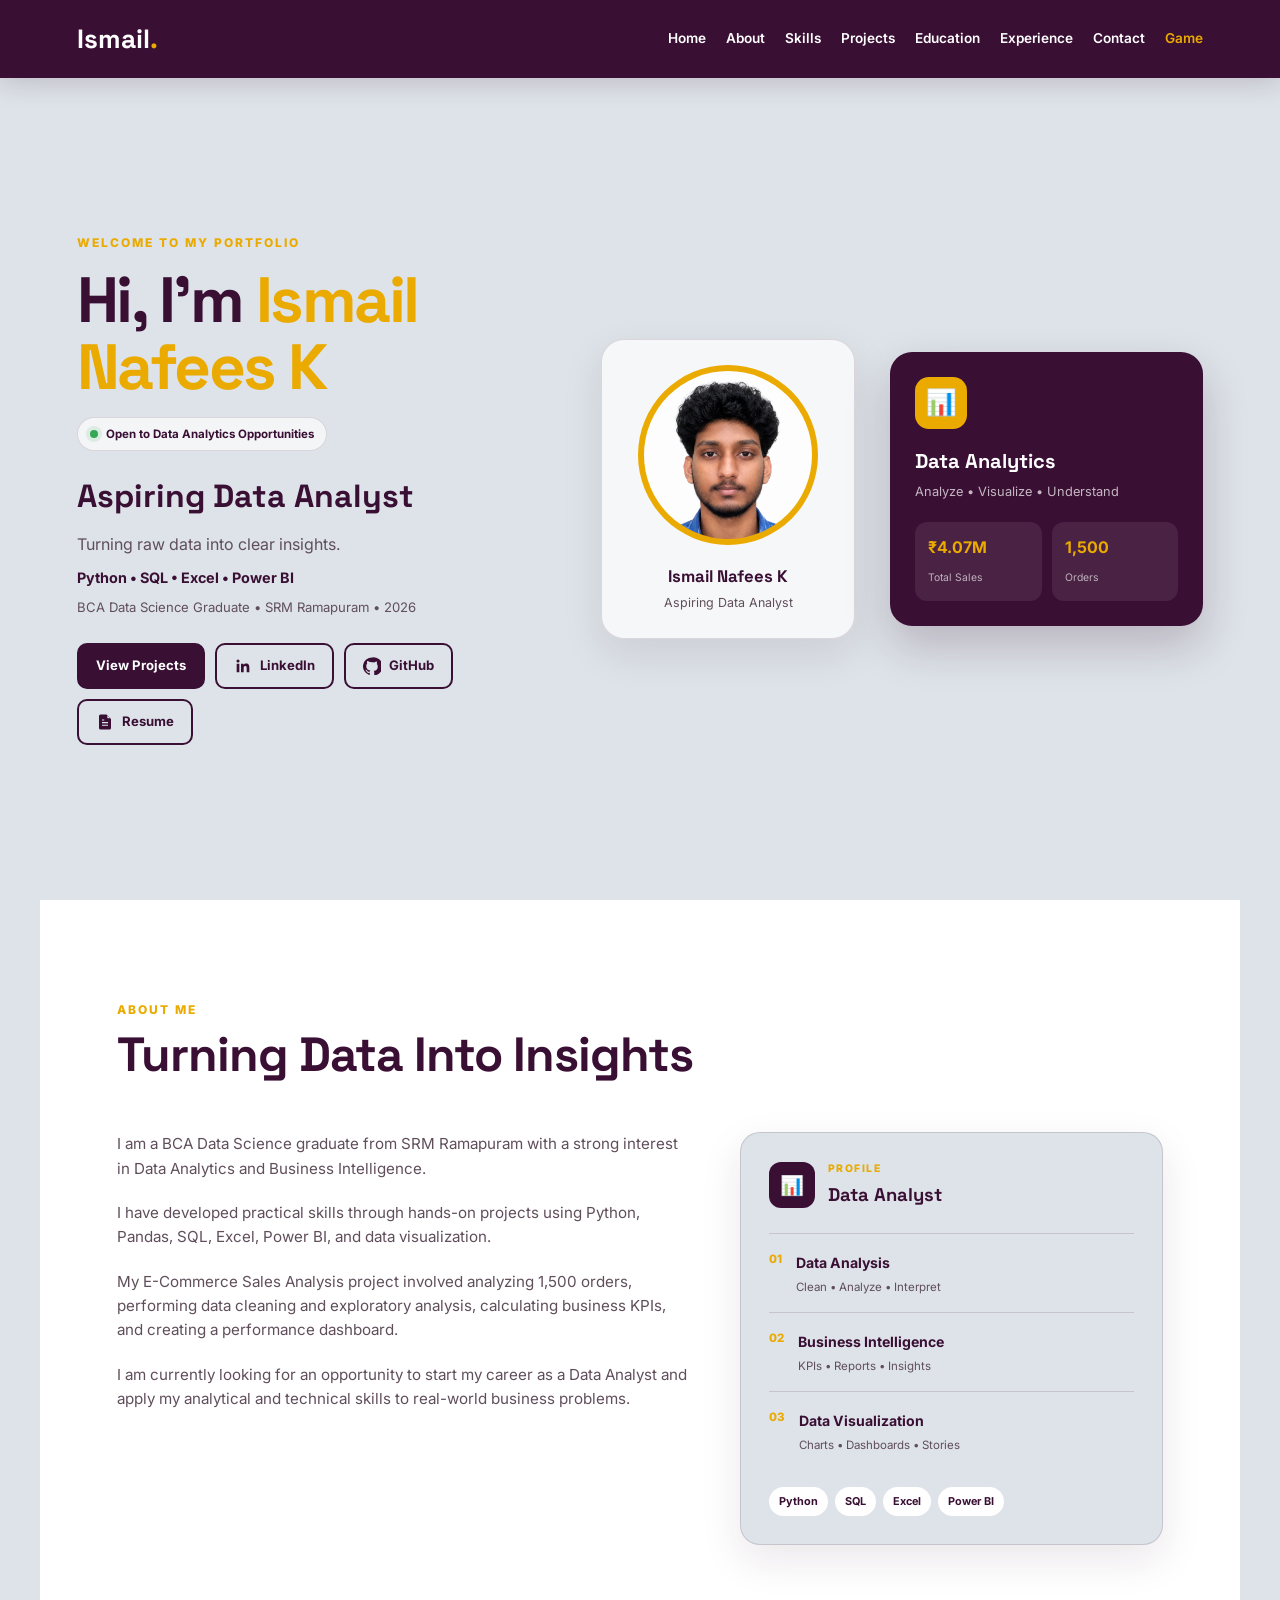
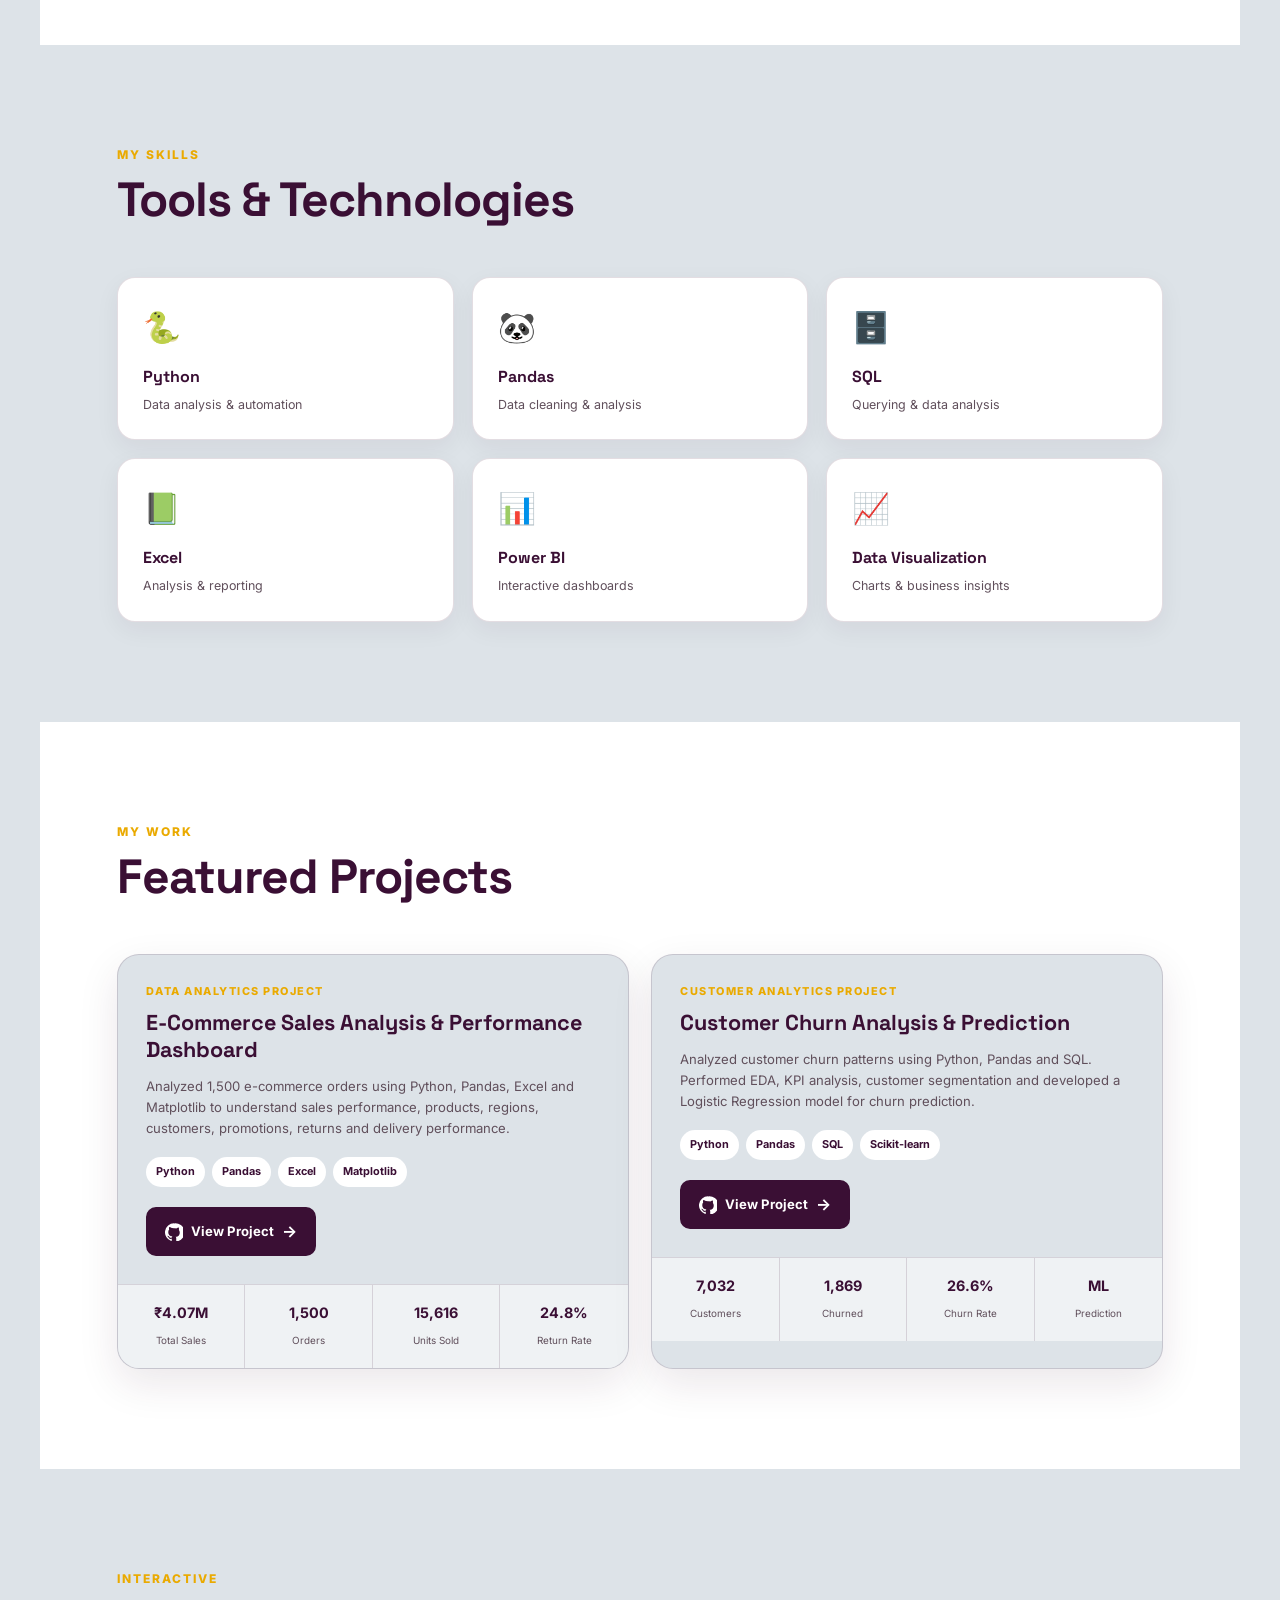
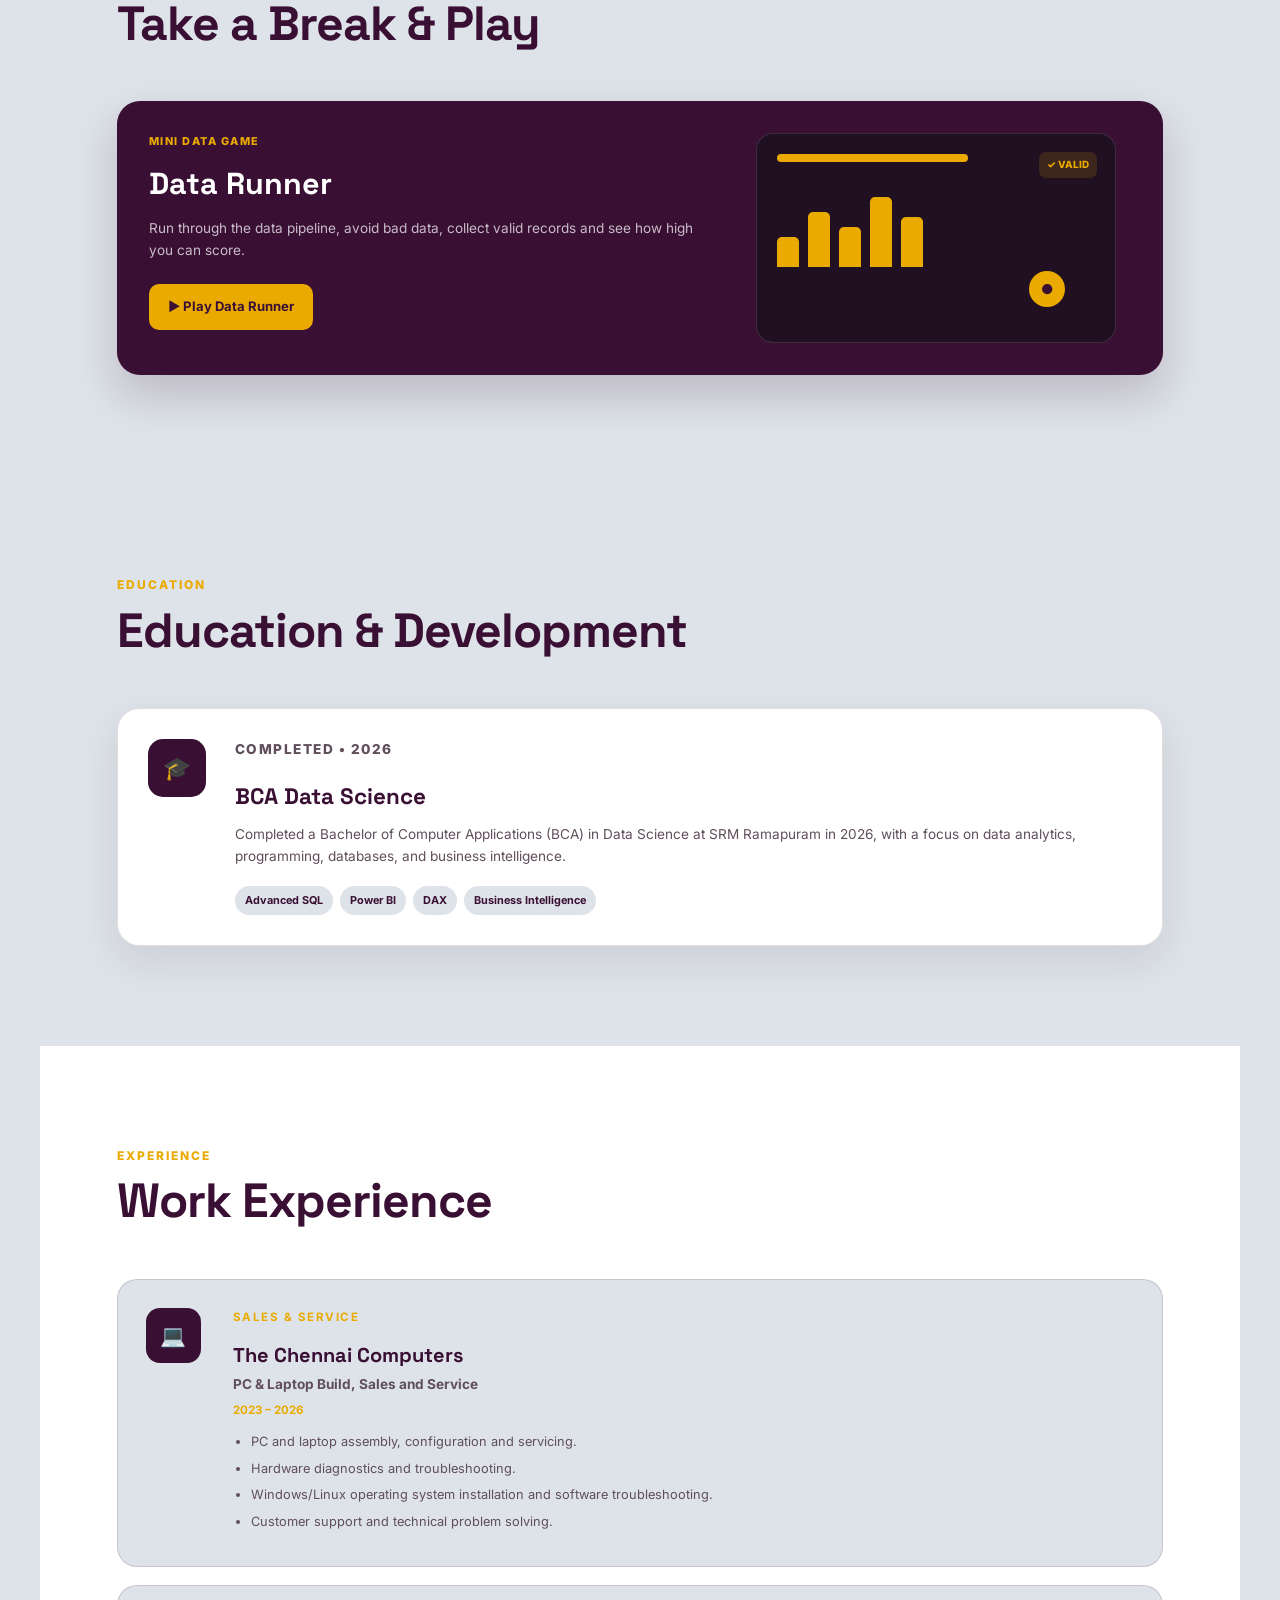
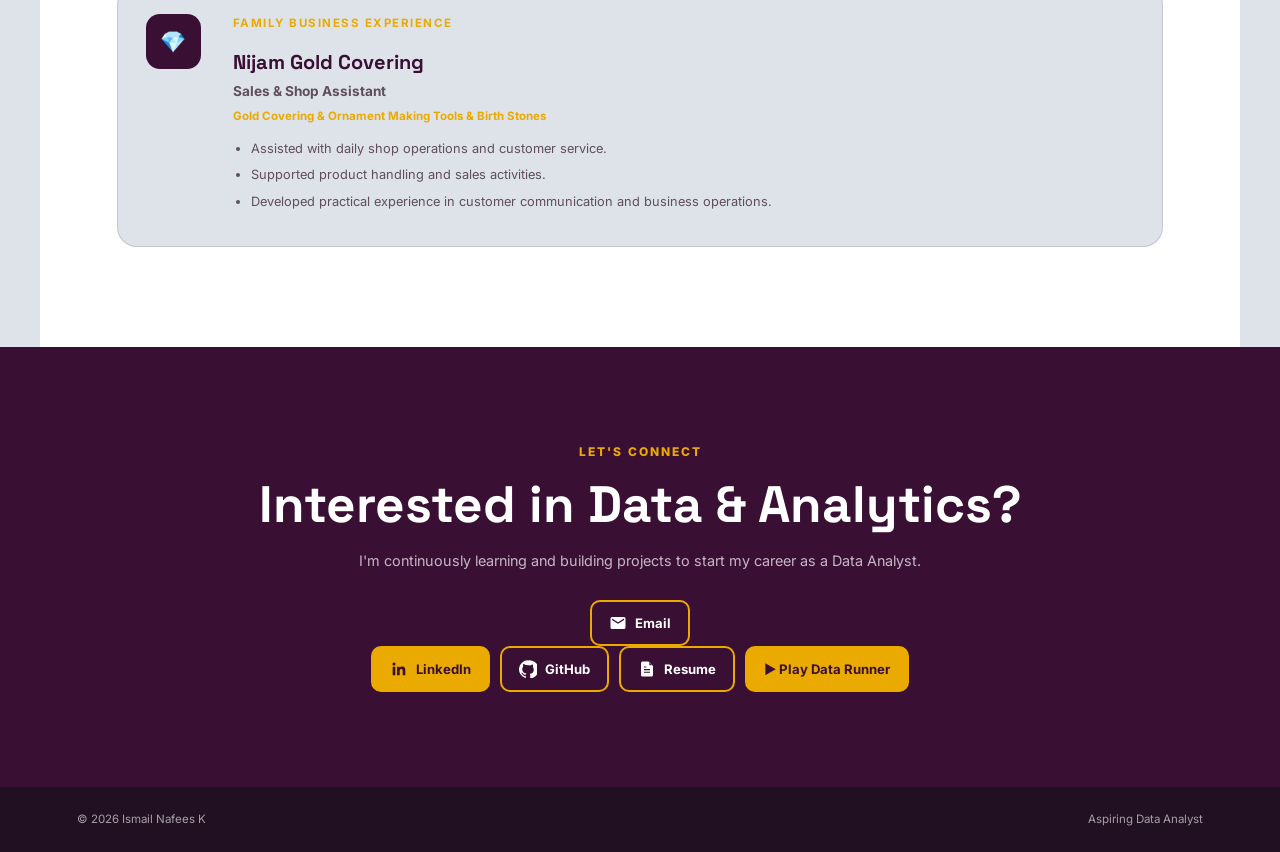
<file: index.html>
<!DOCTYPE html>
<html lang="en">

<head>

    <meta charset="UTF-8">

    <meta name="viewport"
          content="width=device-width, initial-scale=1.0">

    <meta name="description"
          content="Ismail Nafees K - Aspiring Data Analyst skilled in Python, SQL, Excel, Power BI and Data Visualization.">

    <meta property="og:title"
          content="Ismail Nafees K | Data Analyst">

    <meta property="og:description"
          content="Aspiring Data Analyst portfolio featuring data analytics projects, skills and experience.">

    <meta property="og:type"
          content="website">

    <title>Ismail Nafees | Data Analyst</title>

    <link rel="stylesheet"
          href="style.css">

</head>


<body>


    <!-- =========================
         Navigation
    ========================== -->

    <nav class="navbar">

        <div class="logo">
            Ismail<span>.</span>
        </div>

        <div class="nav-links">

            <a href="#home">Home</a>

            <a href="#about">About</a>

            <a href="#skills">Skills</a>

            <a href="#projects">Projects</a>

            <a href="#education">Education</a>

            <a href="#experience">Experience</a>

            <a href="#contact">Contact</a>
<a href="game.html">Game</a>

        </div>

    </nav>



    <!-- =========================
         Hero Section
    ========================== -->

    <section id="home"
             class="hero">

        <div class="hero-content">

            <p class="small-title">
                WELCOME TO MY PORTFOLIO
            </p>


            <h1>
                Hi, I'm
                <span>Ismail Nafees K</span>
            </h1>


            <div class="status-badge">
                <span></span>
                Open to Data Analytics Opportunities
            </div>


            <h2>
                Aspiring Data Analyst
            </h2>


            <p class="hero-text">
                Turning raw data into clear insights.
            </p>


            <p class="hero-tools">
                Python • SQL • Excel • Power BI
            </p>


            <p class="hero-education">
                BCA Data Science Graduate • SRM Ramapuram • 2026
            </p>


            <div class="buttons">

                <!-- View Projects -->

                <a href="#projects"
                   class="button">

                    View Projects

                </a>


                <!-- LinkedIn -->

                <a href="https://www.linkedin.com/in/ismail-nafees-a29241374/"
                   class="button secondary"
                   target="_blank"
                   rel="noopener noreferrer">

                    <svg class="social-icon"
                         viewBox="0 0 24 24"
                         aria-hidden="true">

                        <path d="M20.45 20.45h-3.56v-5.57c0-1.33-.03-3.04-1.85-3.04-1.85 0-2.14 1.45-2.14 2.94v5.67H9.35V9h3.41v1.56h.05c.48-.9 1.64-1.85 3.37-1.85 3.6 0 4.27 2.37 4.27 5.46v6.28zM5.34 7.43a2.06 2.06 0 1 1 0-4.12 2.06 2.06 0 0 1 0 4.12zM3.56 20.45h3.56V9H3.56v11.45z"/>

                    </svg>

                    LinkedIn

                </a>


                <!-- GitHub -->

                <a href="https://github.com/Ismailnafees"
                   class="button secondary"
                   target="_blank"
                   rel="noopener noreferrer">

                    <svg class="social-icon"
                         viewBox="0 0 24 24"
                         aria-hidden="true">

                        <path d="M12 .5A12 12 0 0 0 8.21 23.89c.6.11.82-.26.82-.58v-2.23c-3.34.73-4.04-1.42-4.04-1.42-.55-1.39-1.34-1.76-1.34-1.76-1.09-.75.08-.74.08-.74 1.2.08 1.84 1.23 1.84 1.23 1.07 1.83 2.81 1.3 3.5.99.11-.77.42-1.3.76-1.6-2.67-.3-5.47-1.34-5.47-5.93 0-1.31.47-2.38 1.23-3.22-.12-.3-.53-1.52.12-3.17 0 0 1-.32 3.3 1.23A11.5 11.5 0 0 1 12 6.96c1.02 0 2.05.14 3.01.41 2.29-1.55 3.29-1.23 3.29-1.23.66 1.65.25 2.87.13 3.17.77.84 1.23 1.91 1.23 3.22 0 4.6-2.8 5.62-5.48 5.92.43.37.81 1.1.81 2.22v3.29c0 .32.22.69.83.58A12 12 0 0 0 12 .5z"/>

                    </svg>

                    GitHub

                </a>


                <!-- Resume -->

                <a href="Ismail_Nafees_Resume.pdf"
                   class="button secondary resume-button"
                   target="_blank"
                   rel="noopener noreferrer">

                    <svg class="social-icon"
                         viewBox="0 0 24 24"
                         aria-hidden="true">

                        <path d="M14 2H6a2 2 0 0 0-2 2v16a2 2 0 0 0 2 2h12a2 2 0 0 0 2-2V8l-6-6zm1 1.5L18.5 7H16a1 1 0 0 1-1-1V3.5zM8 12h8v1.5H8V12zm0 3.5h8V17H8v-1.5zM8 8.5h3V10H8V8.5z"/>

                    </svg>

                    Resume

                </a>

            </div>

        </div>



        <!-- Hero Analytics Card -->

      <div class="hero-profile">

    <div class="profile-photo">
        <img src="profile.png" alt="Ismail Nafees K">
    </div>

    <h3>Ismail Nafees K</h3>
    <p>Aspiring Data Analyst</p>

</div>
  <div class="hero-card">

            <div class="data-icon">
                📊
            </div>

            <h3>
                Data Analytics
            </h3>

            <p>
                Analyze • Visualize • Understand
            </p>


            <div class="hero-card-stats">

                <div>
                    <strong>₹4.07M</strong>
                    <span>Total Sales</span>
                </div>

                <div>
                    <strong>1,500</strong>
                    <span>Orders</span>
                </div>

            </div>

        </div>

    </section>



    <!-- =========================
         About
    ========================== -->

    <section id="about"
             class="section about-section">

        <div class="section-title">

            <p>
                ABOUT ME
            </p>

            <h2>
                Turning Data Into Insights
            </h2>

        </div>


        <div class="about-layout">


            <div class="about-text">

                <p>
                    I am a BCA Data Science graduate from SRM Ramapuram
                    with a strong interest in Data Analytics and Business Intelligence.
                </p>


                <p>
                    I have developed practical skills through hands-on
                    projects using Python, Pandas, SQL, Excel, Power BI,
                    and data visualization.
                </p>


                <p>
                    My E-Commerce Sales Analysis project involved analyzing
                    1,500 orders, performing data cleaning and exploratory
                    analysis, calculating business KPIs, and creating a
                    performance dashboard.
                </p>


                <p>
                    I am currently looking for an opportunity to start my
                    career as a Data Analyst and apply my analytical and
                    technical skills to real-world business problems.
                </p>

            </div>



            <div class="about-profile">

                <div class="profile-heading">

                    <span class="profile-icon">
                        📊
                    </span>

                    <div>

                        <span class="profile-label">
                            PROFILE
                        </span>

                        <h3>
                            Data Analyst
                        </h3>

                    </div>

                </div>


                <div class="profile-item">

                    <span class="profile-number">
                        01
                    </span>

                    <div>

                        <strong>
                            Data Analysis
                        </strong>

                        <p>
                            Clean • Analyze • Interpret
                        </p>

                    </div>

                </div>


                <div class="profile-item">

                    <span class="profile-number">
                        02
                    </span>

                    <div>

                        <strong>
                            Business Intelligence
                        </strong>

                        <p>
                            KPIs • Reports • Insights
                        </p>

                    </div>

                </div>


                <div class="profile-item">

                    <span class="profile-number">
                        03
                    </span>

                    <div>

                        <strong>
                            Data Visualization
                        </strong>

                        <p>
                            Charts • Dashboards • Stories
                        </p>

                    </div>

                </div>


                <div class="profile-tools">

                    <span>Python</span>
                    <span>SQL</span>
                    <span>Excel</span>
                    <span>Power BI</span>

                </div>

            </div>

        </div>

    </section>



    <!-- =========================
         Skills
    ========================== -->

    <section id="skills"
             class="section">

        <div class="section-title">

            <p>
                MY SKILLS
            </p>

            <h2>
                Tools & Technologies
            </h2>

        </div>


        <div class="skills-grid">


            <div class="skill-card">

                <span>🐍</span>

                <h3>
                    Python
                </h3>

                <p>
                    Data analysis & automation
                </p>

            </div>


            <div class="skill-card">

                <span>🐼</span>

                <h3>
                    Pandas
                </h3>

                <p>
                    Data cleaning & analysis
                </p>

            </div>


            <div class="skill-card">

                <span>🗄️</span>

                <h3>
                    SQL
                </h3>

                <p>
                    Querying & data analysis
                </p>

            </div>


            <div class="skill-card">

                <span>📗</span>

                <h3>
                    Excel
                </h3>

                <p>
                    Analysis & reporting
                </p>

            </div>


            <div class="skill-card">

                <span>📊</span>

                <h3>
                    Power BI
                </h3>

                <p>
                    Interactive dashboards
                </p>

            </div>


            <div class="skill-card">

                <span>📈</span>

                <h3>
                    Data Visualization
                </h3>

                <p>
                    Charts & business insights
                </p>

            </div>

        </div>

    </section>



    <!-- =========================
         Projects
    ========================== -->

    <section id="projects"
             class="section">

        <div class="section-title">

            <p>
                MY WORK
            </p>

            <h2>
                Featured Projects
            </h2>

        </div>


        <div class="projects-grid">


            <!-- Project 1 -->

            <div class="project-card">

                <div class="project-content">

                    <p class="project-label">
                        DATA ANALYTICS PROJECT
                    </p>


                    <h3>
                        E-Commerce Sales Analysis
                        & Performance Dashboard
                    </h3>


                    <p>
                        Analyzed 1,500 e-commerce orders using Python,
                        Pandas, Excel and Matplotlib to understand sales
                        performance, products, regions, customers,
                        promotions, returns and delivery performance.
                    </p>


                    <div class="project-tools">

                        <span>Python</span>
                        <span>Pandas</span>
                        <span>Excel</span>
                        <span>Matplotlib</span>

                    </div>


                    <a href="https://github.com/Ismailnafees/ecommerce-sales-analysis"
                       class="button project-button"
                       target="_blank"
                       rel="noopener noreferrer">

                        <svg class="project-icon"
                             viewBox="0 0 24 24"
                             aria-hidden="true">

                            <path d="M12 .5A12 12 0 0 0 8.21 23.89c.6.11.82-.26.82-.58v-2.23c-3.34.73-4.04-1.42-4.04-1.42-.55-1.39-1.34-1.76-1.34-1.76-1.09-.75.08-.74.08-.74 1.2.08 1.84 1.23 1.84 1.23 1.07 1.83 2.81 1.3 3.5.99.11-.77.42-1.3.76-1.6-2.67-.3-5.47-1.34-5.47-5.93 0-1.31.47-2.38 1.23-3.22-.12-.3-.53-1.52.12-3.17 0 0 1-.32 3.3 1.23A11.5 11.5 0 0 1 12 6.96c1.02 0 2.05.14 3.01.41 2.29-1.55 3.29-1.23 3.29-1.23.66 1.65.25 2.87.13 3.17.77.84 1.23 1.91 1.23 3.22 0 4.6-2.8 5.62-5.48 5.92.43.37.81 1.1.81 2.22v3.29c0 .32.22.69.83.58A12 12 0 0 0 12 .5z"/>

                        </svg>

                        <span>
                            View Project
                        </span>

                        <span class="project-arrow">
                            →
                        </span>

                    </a>

                </div>


                <div class="project-stats">

                    <div>

                        <strong>
                            ₹4.07M
                        </strong>

                        <span>
                            Total Sales
                        </span>

                    </div>


                    <div>

                        <strong>
                            1,500
                        </strong>

                        <span>
                            Orders
                        </span>

                    </div>


                    <div>

                        <strong>
                            15,616
                        </strong>

                        <span>
                            Units Sold
                        </span>

                    </div>


                    <div>

                        <strong>
                            24.8%
                        </strong>

                        <span>
                            Return Rate
                        </span>

                    </div>

                </div>

            </div>



            <!-- Project 2 -->

            <div class="project-card">

                <div class="project-content">

                    <p class="project-label">
                        CUSTOMER ANALYTICS PROJECT
                    </p>


                    <h3>
                        Customer Churn Analysis
                        & Prediction
                    </h3>


                    <p>
                        Analyzed customer churn patterns using Python,
                        Pandas and SQL. Performed EDA, KPI analysis,
                        customer segmentation and developed a Logistic
                        Regression model for churn prediction.
                    </p>


                    <div class="project-tools">

                        <span>Python</span>
                        <span>Pandas</span>
                        <span>SQL</span>
                        <span>Scikit-learn</span>

                    </div>


                    <a href="https://github.com/Ismailnafees/customer-churn-analysis"
                       class="button project-button"
                       target="_blank"
                       rel="noopener noreferrer">

                        <svg class="project-icon"
                             viewBox="0 0 24 24"
                             aria-hidden="true">

                            <path d="M12 .5A12 12 0 0 0 8.21 23.89c.6.11.82-.26.82-.58v-2.23c-3.34.73-4.04-1.42-4.04-1.42-.55-1.39-1.34-1.76-1.34-1.76-1.09-.75.08-.74.08-.74 1.2.08 1.84 1.23 1.84 1.23 1.07 1.83 2.81 1.3 3.5.99.11-.77.42-1.3.76-1.6-2.67-.3-5.47-1.34-5.47-5.93 0-1.31.47-2.38 1.23-3.22-.12-.3-.53-1.52.12-3.17 0 0 1-.32 3.3 1.23A11.5 11.5 0 0 1 12 6.96c1.02 0 2.05.14 3.01.41 2.29-1.55 3.29-1.23 3.29-1.23.66 1.65.25 2.87.13 3.17.77.84 1.23 1.91 1.23 3.22 0 4.6-2.8 5.62-5.48 5.92.43.37.81 1.1.81 2.22v3.29c0 .32.22.69.83.58A12 12 0 0 0 12 .5z"/>

                        </svg>

                        <span>
                            View Project
                        </span>

                        <span class="project-arrow">
                            →
                        </span>

                    </a>

                </div>


                <div class="project-stats">

                    <div>

                        <strong>
                            7,032
                        </strong>

                        <span>
                            Customers
                        </span>

                    </div>


                    <div>

                        <strong>
                            1,869
                        </strong>

                        <span>
                            Churned
                        </span>

                    </div>


                    <div>

                        <strong>
                            26.6%
                        </strong>

                        <span>
                            Churn Rate
                        </span>

                    </div>


                    <div>

                        <strong>
                            ML
                        </strong>

                        <span>
                            Prediction
                        </span>

                    </div>

                </div>

            </div>

        </div>

    </section>


<section class="section">

    <div class="section-title">
        <p>INTERACTIVE</p>
        <h2>Take a Break & Play</h2>
    </div>

    <div class="game-preview-card">

        <div class="game-preview-content">

            <p class="project-label">
                MINI DATA GAME
            </p>

            <h3>Data Runner</h3>

            <p>
                Run through the data pipeline, avoid bad data,
                collect valid records and see how high you can score.
            </p>

            <a href="game.html" class="button game-preview-button">
                ▶ Play Data Runner
            </a>

        </div>

        <div class="game-preview-visual">

            <div class="game-mini-screen">

                <div class="mini-bar"></div>

                <div class="mini-chart">
                    <span></span>
                    <span></span>
                    <span></span>
                    <span></span>
                    <span></span>
                </div>

                <div class="mini-character">
                    ●
                </div>

                <div class="mini-data">
                    ✓ VALID
                </div>

            </div>

        </div>

    </div>

</section>
    <!-- =========================
         Education
    ========================== -->

    <section id="education"
             class="section">

        <div class="section-title">

            <p>
                EDUCATION
            </p>

            <h2>
                Education & Development
            </h2>

        </div>


        <div class="education-card">

            <div class="education-icon">
                🎓
            </div>


            <div>

                <p class="project-label">
                    COMPLETED • 2026
                </p>

                <h3>
                    BCA Data Science
                </h3>


                <p>
                    Completed a Bachelor of Computer Applications
                    (BCA) in Data Science at SRM Ramapuram in 2026,
                    with a focus on data analytics, programming,
                    databases, and business intelligence.
                </p>


                <div class="learning-tags">

                    <span>
                        Advanced SQL
                    </span>

                    <span>
                        Power BI
                    </span>

                    <span>
                        DAX
                    </span>

                    <span>
                        Business Intelligence
                    </span>

                </div>

            </div>

        </div>

    </section>



    <!-- =========================
         Experience
    ========================== -->

    <section id="experience"
             class="section">

        <div class="section-title">

            <p>
                EXPERIENCE
            </p>

            <h2>
                Work Experience
            </h2>

        </div>


        <!-- The Chennai Computers -->

        <div class="experience-card">

            <div class="experience-icon">
                💻
            </div>


            <div class="experience-content">

                <p class="project-label">
                    SALES & SERVICE
                </p>


                <h3>
                    The Chennai Computers
                </h3>


                <h4>
                    PC & Laptop Build, Sales and Service
                </h4>


                <p>
                    2023 – 2026
                </p>


                <ul>

                    <li>
                        PC and laptop assembly, configuration and servicing.
                    </li>

                    <li>
                        Hardware diagnostics and troubleshooting.
                    </li>

                    <li>
                        Windows/Linux operating system installation
                        and software troubleshooting.
                    </li>

                    <li>
                        Customer support and technical problem solving.
                    </li>

                </ul>

            </div>

        </div>



        <!-- Nijam Gold Covering -->

        <div class="experience-card">

            <div class="experience-icon">
                💎
            </div>


            <div class="experience-content">

                <p class="project-label">
                    FAMILY BUSINESS EXPERIENCE
                </p>


                <h3>
                    Nijam Gold Covering
                </h3>


                <h4>
                    Sales & Shop Assistant
                </h4>


                <p>
                    Gold Covering & Ornament Making Tools & Birth Stones
                </p>


                <ul>

                    <li>
                        Assisted with daily shop operations and customer service.
                    </li>

                    <li>
                        Supported product handling and sales activities.
                    </li>

                    <li>
                        Developed practical experience in customer
                        communication and business operations.
                    </li>

                </ul>

            </div>

        </div>

    </section>



    <!-- =========================
         Contact
    ========================== -->

    <section id="contact"
             class="contact">

        <p class="small-title">
            LET'S CONNECT
        </p>


        <h2>
            Interested in Data & Analytics?
        </h2>


        <p>
            I'm continuously learning and building projects
            to start my career as a Data Analyst.
        </p>

<a href="mailto:ismailnafees113@gmail.com"
   class="button secondary">
    <svg class="social-icon" viewBox="0 0 24 24" aria-hidden="true">
        <path d="M20 4H4a2 2 0 0 0-2 2v12a2 2 0 0 0 2 2h16a2 2 0 0 0 2-2V6a2 2 0 0 0-2-2zm0 4-8 5-8-5V6l8 5 8-5v2z"/>
    </svg>
    Email
</a>
        <div class="buttons">


            <!-- LinkedIn -->

            <a href="https://www.linkedin.com/in/ismail-nafees-a29241374/"
               class="button"
               target="_blank"
               rel="noopener noreferrer">

                <svg class="social-icon"
                     viewBox="0 0 24 24"
                     aria-hidden="true">

                    <path d="M20.45 20.45h-3.56v-5.57c0-1.33-.03-3.04-1.85-3.04-1.85 0-2.14 1.45-2.14 2.94v5.67H9.35V9h3.41v1.56h.05c.48-.9 1.64-1.85 3.37-1.85 3.6 0 4.27 2.37 4.27 5.46v6.28zM5.34 7.43a2.06 2.06 0 1 1 0-4.12 2.06 2.06 0 0 1 0 4.12zM3.56 20.45h3.56V9H3.56v11.45z"/>

                </svg>

                LinkedIn

            </a>


            <!-- GitHub -->

            <a href="https://github.com/Ismailnafees"
               class="button secondary"
               target="_blank"
               rel="noopener noreferrer">

                <svg class="social-icon"
                     viewBox="0 0 24 24"
                     aria-hidden="true">

                    <path d="M12 .5A12 12 0 0 0 8.21 23.89c.6.11.82-.26.82-.58v-2.23c-3.34.73-4.04-1.42-4.04-1.42-.55-1.39-1.34-1.76-1.34-1.76-1.09-.75.08-.74.08-.74 1.2.08 1.84 1.23 1.84 1.23 1.07 1.83 2.81 1.3 3.5.99.11-.77.42-1.3.76-1.6-2.67-.3-5.47-1.34-5.47-5.93 0-1.31.47-2.38 1.23-3.22-.12-.3-.53-1.52.12-3.17 0 0 1-.32 3.3 1.23A11.5 11.5 0 0 1 12 6.96c1.02 0 2.05.14 3.01.41 2.29-1.55 3.29-1.23 3.29-1.23.66 1.65.25 2.87.13 3.17.77.84 1.23 1.91 1.23 3.22 0 4.6-2.8 5.62-5.48 5.92.43.37.81 1.1.81 2.22v3.29c0 .32.22.69.83.58A12 12 0 0 0 12 .5z"/>

                </svg>

                GitHub

            </a>


            <!-- Resume -->

            <a href="Ismail_Nafees_Resume.pdf"
               class="button secondary resume-button"
               target="_blank"
               rel="noopener noreferrer">

                <svg class="social-icon"
                     viewBox="0 0 24 24"
                     aria-hidden="true">

                    <path d="M14 2H6a2 2 0 0 0-2 2v16a2 2 0 0 0 2 2h12a2 2 0 0 0 2-2V8l-6-6zm1 1.5L18.5 7H16a1 1 0 0 1-1-1V3.5zM8 12h8v1.5H8V12zm0 3.5h8V17H8v-1.5zM8 8.5h3V10H8V8.5z"/>

                </svg>

                Resume

            </a>
<a href="game.html"
   class="button game-button">
    ▶ Play Data Runner
</a>

        </div>

    </section>



    <!-- =========================
         Footer
    ========================== -->

    <footer>

        <p>
            © 2026 Ismail Nafees K
        </p>

        <p>
            Aspiring Data Analyst
        </p>

    </footer>



</body>

</html>
</file>
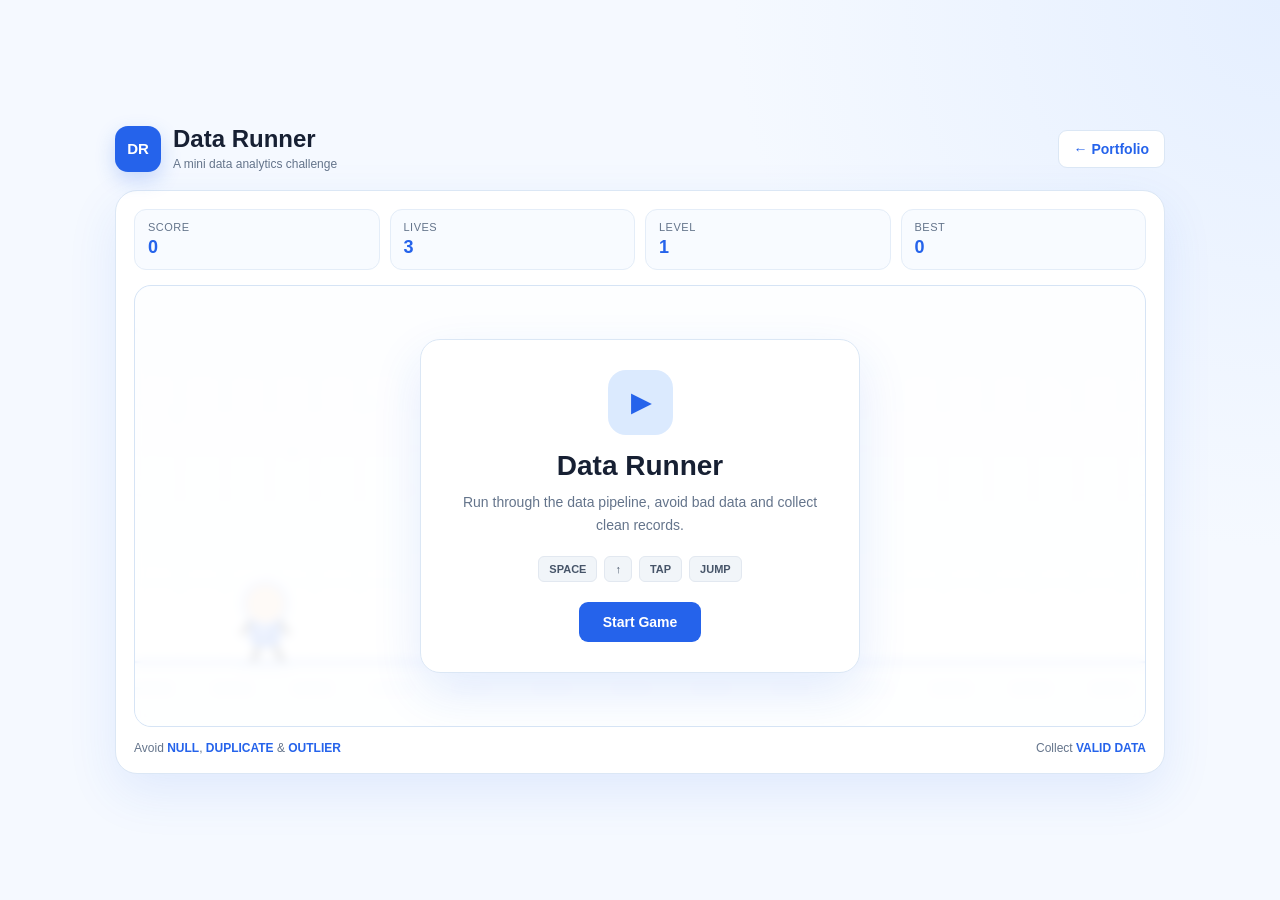
<file: game.html>
<!DOCTYPE html>
<html lang="en">

<head>
    <meta charset="UTF-8">
    <meta name="viewport" content="width=device-width, initial-scale=1.0">

    <title>Data Runner | Ismail Nafees</title>

    <style>
        * {
            box-sizing: border-box;
            margin: 0;
            padding: 0;
        }

        :root {
            --blue: #2563eb;
            --blue-dark: #1d4ed8;
            --blue-light: #dbeafe;
            --text: #172033;
            --muted: #64748b;
            --border: #dbe7f5;
            --bg: #f5f9ff;
        }

        body {
            font-family:
                Inter,
                -apple-system,
                BlinkMacSystemFont,
                "Segoe UI",
                Arial,
                sans-serif;

            min-height: 100vh;
            background:
                radial-gradient(circle at top right, #e5efff 0, transparent 35%),
                var(--bg);

            color: var(--text);

            display: flex;
            justify-content: center;
            align-items: center;

            padding: 20px;
        }

        .game-wrapper {
            width: 100%;
            max-width: 1050px;
        }

        /* HEADER */

        .game-header {
            display: flex;
            justify-content: space-between;
            align-items: center;

            margin-bottom: 18px;
            gap: 15px;
        }

        .brand {
            display: flex;
            align-items: center;
            gap: 12px;
        }

        .brand-icon {
            width: 46px;
            height: 46px;

            border-radius: 13px;

            background: var(--blue);
            color: white;

            display: flex;
            align-items: center;
            justify-content: center;

            font-size: 15px;
            font-weight: 800;

            box-shadow:
                0 8px 20px rgba(37, 99, 235, 0.22);
        }

        .brand h1 {
            font-size: 24px;
            line-height: 1.1;
        }

        .brand p {
            color: var(--muted);
            font-size: 12px;
            margin-top: 4px;
        }

        .back-button {
            display: inline-flex;
            align-items: center;
            gap: 7px;

            padding: 10px 15px;

            color: var(--blue);
            background: white;

            border: 1px solid var(--border);
            border-radius: 9px;

            text-decoration: none;

            font-size: 14px;
            font-weight: 600;

            transition:
                transform .2s ease,
                background .2s ease;
        }

        .back-button:hover {
            background: var(--blue-light);
            transform: translateY(-2px);
        }

        /* GAME CARD */

        .game-card {
            background: white;

            border: 1px solid var(--border);
            border-radius: 22px;

            padding: 18px;

            box-shadow:
                0 18px 50px rgba(37, 99, 235, .10);
        }

        /* STATS */

        .stats-bar {
            display: grid;
            grid-template-columns: repeat(4, 1fr);

            gap: 10px;

            margin-bottom: 15px;
        }

        .stat {
            background: #f8fbff;

            border: 1px solid #e4edf8;

            border-radius: 12px;

            padding: 11px 13px;
        }

        .stat-label {
            display: block;

            color: var(--muted);

            font-size: 11px;

            text-transform: uppercase;

            letter-spacing: .5px;

            margin-bottom: 4px;
        }

        .stat-value {
            font-size: 18px;

            font-weight: 800;

            color: var(--blue);
        }

        /* CANVAS */

        .canvas-container {
            position: relative;

            width: 100%;

            aspect-ratio: 16 / 7;

            min-height: 300px;

            overflow: hidden;

            border-radius: 17px;

            border: 1px solid #d6e4f5;

            background: #eef6ff;
        }

        canvas {
            width: 100%;
            height: 100%;

            display: block;

            cursor: pointer;

            touch-action: manipulation;
        }

        /* OVERLAY */

        .overlay {
            position: absolute;

            inset: 0;

            display: flex;

            justify-content: center;
            align-items: center;

            padding: 20px;

            background:
                rgba(255, 255, 255, .90);

            backdrop-filter: blur(5px);

            z-index: 5;
        }

        .overlay.hidden {
            display: none;
        }

        .overlay-content {
            width: min(440px, 100%);

            text-align: center;

            background: white;

            border: 1px solid var(--border);

            border-radius: 20px;

            padding: 30px 25px;

            box-shadow:
                0 20px 50px rgba(37, 99, 235, .12);
        }

        .overlay-icon {
            width: 65px;
            height: 65px;

            margin: 0 auto 15px;

            border-radius: 18px;

            background: var(--blue-light);

            color: var(--blue);

            display: flex;

            align-items: center;
            justify-content: center;

            font-size: 25px;

            font-weight: 800;
        }

        .overlay h2 {
            font-size: 28px;

            margin-bottom: 9px;
        }

        .overlay p {
            color: var(--muted);

            line-height: 1.6;

            font-size: 14px;

            margin-bottom: 20px;
        }

        .controls {
            display: flex;

            justify-content: center;

            gap: 7px;

            margin-bottom: 20px;

            flex-wrap: wrap;
        }

        .control-key {
            padding: 6px 10px;

            background: #f1f5f9;

            border: 1px solid #e2e8f0;

            border-radius: 6px;

            font-size: 11px;

            font-weight: 700;

            color: #475569;
        }

        .start-button {
            border: none;

            background: var(--blue);

            color: white;

            padding: 12px 24px;

            border-radius: 9px;

            font-size: 14px;

            font-weight: 700;

            cursor: pointer;

            transition:
                transform .2s ease,
                background .2s ease;
        }

        .start-button:hover {
            background: var(--blue-dark);

            transform: translateY(-2px);
        }

        .game-info {
            display: flex;

            justify-content: space-between;

            align-items: center;

            margin-top: 14px;

            gap: 15px;

            color: var(--muted);

            font-size: 12px;
        }

        .game-info strong {
            color: var(--blue);
        }

        @media (max-width: 700px) {

            body {
                padding: 10px;
            }

            .game-card {
                padding: 12px;

                border-radius: 17px;
            }

            .game-header {
                align-items: flex-start;
            }

            .brand h1 {
                font-size: 20px;
            }

            .brand-icon {
                width: 40px;
                height: 40px;
            }

            .back-button {
                padding: 8px 11px;
                font-size: 12px;
            }

            .stats-bar {
                grid-template-columns: repeat(2, 1fr);
            }

            .canvas-container {
                aspect-ratio: 4 / 3;
                min-height: 330px;
            }

            .game-info {
                flex-direction: column;
                text-align: center;
            }
        }
    </style>
</head>


<body>

<main class="game-wrapper">

    <header class="game-header">

        <div class="brand">

            <div class="brand-icon">
                DR
            </div>

            <div>
                <h1>Data Runner</h1>
                <p>A mini data analytics challenge</p>
            </div>

        </div>

        <a href="index.html" class="back-button">
            ← Portfolio
        </a>

    </header>


    <section class="game-card">

        <div class="stats-bar">

            <div class="stat">
                <span class="stat-label">Score</span>
                <span class="stat-value" id="score">0</span>
            </div>

            <div class="stat">
                <span class="stat-label">Lives</span>
                <span class="stat-value" id="lives">3</span>
            </div>

            <div class="stat">
                <span class="stat-label">Level</span>
                <span class="stat-value" id="level">1</span>
            </div>

            <div class="stat">
                <span class="stat-label">Best</span>
                <span class="stat-value" id="best">0</span>
            </div>

        </div>


        <div class="canvas-container">

            <canvas id="gameCanvas"></canvas>

            <div class="overlay" id="overlay">

                <div class="overlay-content">

                    <div class="overlay-icon" id="overlayIcon">
                        ▶
                    </div>

                    <h2 id="overlayTitle">
                        Data Runner
                    </h2>

                    <p id="overlayText">
                        Run through the data pipeline,
                        avoid bad data and collect clean records.
                    </p>

                    <div class="controls">

                        <span class="control-key">
                            SPACE
                        </span>

                        <span class="control-key">
                            ↑
                        </span>

                        <span class="control-key">
                            TAP
                        </span>

                        <span class="control-key">
                            JUMP
                        </span>

                    </div>

                    <button
                        class="start-button"
                        id="startButton">
                        Start Game
                    </button>

                </div>

            </div>

        </div>


        <div class="game-info">

            <span>
                Avoid
                <strong>NULL</strong>,
                <strong>DUPLICATE</strong> &
                <strong>OUTLIER</strong>
            </span>

            <span>
                Collect
                <strong>VALID DATA</strong>
            </span>

        </div>

    </section>

</main>


<script>

const canvas =
    document.getElementById("gameCanvas");

const ctx =
    canvas.getContext("2d");


const container =
    document.querySelector(".canvas-container");


const scoreElement =
    document.getElementById("score");

const livesElement =
    document.getElementById("lives");

const levelElement =
    document.getElementById("level");

const bestElement =
    document.getElementById("best");

const overlay =
    document.getElementById("overlay");

const overlayIcon =
    document.getElementById("overlayIcon");

const overlayTitle =
    document.getElementById("overlayTitle");

const overlayText =
    document.getElementById("overlayText");

const startButton =
    document.getElementById("startButton");


/* =========================================
   YOUR PHOTO
========================================= */

const faceImage = new Image();

faceImage.src = "profile.png";

let faceLoaded = false;

faceImage.onload = function () {
    faceLoaded = true;
};


/* =========================================
   GAME STATE
========================================= */

let width = 900;
let height = 394;

let running = false;

let score = 0;
let lives = 3;
let level = 1;

let bestScore =
    Number(
        localStorage.getItem("dataRunnerBest")
    ) || 0;

bestElement.textContent =
    bestScore;

let lastTime = 0;

let obstacleTimer = 0;

let dataTimer = 0;

let distance = 0;

let animationFrame;


/* =========================================
   PLAYER
========================================= */

const player = {

    x: 105,

    y: 0,

    width: 52,

    height: 76,

    velocityY: 0,

    gravity: 1750,

    jumpPower: 700,

    grounded: true,

    runTime: 0,

    hitTimer: 0

};


/* =========================================
   OBJECTS
========================================= */

let obstacles = [];

let dataItems = [];

let particles = [];


const obstacleTypes = [
    "NULL",
    "DUPLICATE",
    "OUTLIER"
];


/* =========================================
   RESIZE
========================================= */

function resizeCanvas() {

    const rect =
        container.getBoundingClientRect();

    const ratio =
        window.devicePixelRatio || 1;

    width = rect.width;

    height = rect.height;

    canvas.width =
        width * ratio;

    canvas.height =
        height * ratio;

    ctx.setTransform(
        ratio,
        0,
        0,
        ratio,
        0,
        0
    );

    player.y =
        getGroundY() - player.height;
}


function getGroundY() {

    return height - 65;

}


window.addEventListener(
    "resize",
    resizeCanvas
);


/* =========================================
   START
========================================= */

function startGame() {

    score = 0;

    lives = 3;

    level = 1;

    distance = 0;

    obstacleTimer = 0;

    dataTimer = 0;

    obstacles = [];

    dataItems = [];

    particles = [];

    player.velocityY = 0;

    player.grounded = true;

    player.hitTimer = 0;

    scoreElement.textContent = score;

    livesElement.textContent = lives;

    levelElement.textContent = level;

    overlay.classList.add("hidden");

    running = true;

    lastTime =
        performance.now();

    cancelAnimationFrame(
        animationFrame
    );

    animationFrame =
        requestAnimationFrame(
            gameLoop
        );
}


/* =========================================
   GAME OVER
========================================= */

function gameOver() {

    running = false;

    if (score > bestScore) {

        bestScore = score;

        localStorage.setItem(
            "dataRunnerBest",
            bestScore
        );
    }

    bestElement.textContent =
        bestScore;

    overlay.classList.remove("hidden");

    overlayIcon.textContent =
        "✓";

    overlayTitle.textContent =
        "Run Complete";

    overlayText.innerHTML =
        `You scored <strong>${score}</strong> points.<br>
         Best score: <strong>${bestScore}</strong>`;

    startButton.textContent =
        "Play Again";
}


/* =========================================
   JUMP
========================================= */

function jump() {

    if (!running) return;

    if (!player.grounded) return;

    player.velocityY =
        -player.jumpPower;

    player.grounded = false;
}


document.addEventListener(
    "keydown",
    function(event) {

        if (
            event.code === "Space" ||
            event.code === "ArrowUp"
        ) {

            event.preventDefault();

            jump();

        }

    }
);


canvas.addEventListener(
    "pointerdown",
    jump
);


/* =========================================
   OBSTACLE
========================================= */

function spawnObstacle() {

    const type =
        obstacleTypes[
            Math.floor(
                Math.random() *
                obstacleTypes.length
            )
        ];

    obstacles.push({

        x: width + 50,

        y: getGroundY() - 48,

        width:
            Math.max(
                82,
                Math.min(
                    120,
                    70 + type.length * 5
                )
            ),

        height: 48,

        type: type,

        speed:
            260 + level * 28

    });
}


/* =========================================
   VALID DATA
========================================= */

function spawnData() {

    dataItems.push({

        x: width + 40,

        y:
            getGroundY()
            - 90
            - Math.random() * 80,

        width: 78,

        height: 38,

        speed:
            250 + level * 25,

        rotation: 0

    });
}


/* =========================================
   COLLISION
========================================= */

function collision(a, b) {

    return (

        a.x <
        b.x + b.width &&

        a.x + a.width >
        b.x &&

        a.y <
        b.y + b.height &&

        a.y + a.height >
        b.y

    );
}


/* =========================================
   PARTICLES
========================================= */

function createParticles(
    x,
    y,
    type
) {

    for (
        let i = 0;
        i < 10;
        i++
    ) {

        particles.push({

            x: x,

            y: y,

            vx:
                (Math.random() - .5)
                * 150,

            vy:
                (Math.random() - .5)
                * 150,

            life: .6,

            type: type

        });
    }
}


/* =========================================
   UPDATE
========================================= */

function update(delta) {

    distance += delta;

    level =
        Math.floor(score / 250) + 1;

    levelElement.textContent =
        level;


    /* PLAYER */

    player.velocityY +=
        player.gravity * delta;

    player.y +=
        player.velocityY * delta;

    const ground =
        getGroundY();

    if (
        player.y +
        player.height >=
        ground
    ) {

        player.y =
            ground -
            player.height;

        player.velocityY = 0;

        player.grounded = true;
    }


    player.runTime += delta;


    if (player.hitTimer > 0) {

        player.hitTimer -= delta;

    }


    /* OBSTACLES */

    obstacleTimer -= delta;

    const obstacleDelay =
        Math.max(
            .65,
            1.35 -
            level * .06
        );

    if (obstacleTimer <= 0) {

        spawnObstacle();

        obstacleTimer =
            obstacleDelay +
            Math.random() * .45;
    }


    obstacles.forEach(
        obstacle => {

            obstacle.x -=
                obstacle.speed *
                delta;

        }
    );


    obstacles =
        obstacles.filter(
            obstacle =>
                obstacle.x +
                obstacle.width >
                -100
        );


    /* DATA */

    dataTimer -= delta;

    if (dataTimer <= 0) {

        spawnData();

        dataTimer =
            1.3 +
            Math.random() * 1.8;
    }


    dataItems.forEach(
        item => {

            item.x -=
                item.speed *
                delta;

            item.rotation +=
                delta * 2;

        }
    );


    dataItems =
        dataItems.filter(
            item =>
                item.x +
                item.width >
                -100
        );


    /* COLLISION */

    obstacles.forEach(
        obstacle => {

            if (
                collision(
                    player,
                    obstacle
                )
            ) {

                obstacle.x = -500;

                lives--;

                livesElement.textContent =
                    lives;

                player.hitTimer =
                    .8;

                createParticles(
                    player.x +
                    player.width / 2,

                    player.y +
                    player.height / 2,

                    "bad"
                );

                if (lives <= 0) {

                    gameOver();

                }

            }

        }
    );


    /* COLLECT DATA */

    dataItems.forEach(
        item => {

            if (
                collision(
                    player,
                    item
                )
            ) {

                item.x = -500;

                score += 25;

                scoreElement.textContent =
                    score;

                createParticles(
                    item.x +
                    item.width / 2,

                    item.y +
                    item.height / 2,

                    "good"
                );

            }

        }
    );


    /* PARTICLES */

    particles.forEach(
        particle => {

            particle.x +=
                particle.vx *
                delta;

            particle.y +=
                particle.vy *
                delta;

            particle.life -=
                delta;

        }
    );


    particles =
        particles.filter(
            particle =>
                particle.life > 0
        );


    /* SCORE */

    score +=
        Math.floor(
            delta *
            (8 + level * 2)
        );

    scoreElement.textContent =
        score;
}


/* =========================================
   BACKGROUND
========================================= */

function drawBackground() {

    const gradient =
        ctx.createLinearGradient(
            0,
            0,
            0,
            height
        );

    gradient.addColorStop(
        0,
        "#e8f2ff"
    );

    gradient.addColorStop(
        1,
        "#ffffff"
    );

    ctx.fillStyle =
        gradient;

    ctx.fillRect(
        0,
        0,
        width,
        height
    );


    /* GRID */

    ctx.strokeStyle =
        "rgba(37,99,235,.07)";

    ctx.lineWidth = 1;

    const gridSize = 45;

    const offset =
        -(distance * 25) %
        gridSize;

    for (
        let x = offset;
        x < width;
        x += gridSize
    ) {

        ctx.beginPath();

        ctx.moveTo(
            x,
            0
        );

        ctx.lineTo(
            x,
            getGroundY()
        );

        ctx.stroke();
    }


    for (
        let y = 30;
        y < getGroundY();
        y += gridSize
    ) {

        ctx.beginPath();

        ctx.moveTo(
            0,
            y
        );

        ctx.lineTo(
            width,
            y
        );

        ctx.stroke();
    }


    /* DATA DOTS */

    for (
        let i = 0;
        i < 14;
        i++
    ) {

        const x =
            (
                i * 117 -
                distance * 12
            ) % width;

        const safeX =
            x < 0
                ? x + width
                : x;

        const y =
            45 +
            (i * 37) %
            Math.max(
                80,
                getGroundY() - 130
            );

        ctx.fillStyle =
            "rgba(37,99,235,.12)";

        ctx.beginPath();

        ctx.arc(
            safeX,
            y,
            3,
            0,
            Math.PI * 2
        );

        ctx.fill();
    }


    /* GROUND */

    const ground =
        getGroundY();

    ctx.fillStyle =
        "#f1f7ff";

    ctx.fillRect(
        0,
        ground,
        width,
        height - ground
    );


    ctx.strokeStyle =
        "#2563eb";

    ctx.lineWidth = 2;

    ctx.beginPath();

    ctx.moveTo(
        0,
        ground
    );

    ctx.lineTo(
        width,
        ground
    );

    ctx.stroke();


    /* GROUND MARKERS */

    ctx.fillStyle =
        "#bfdbfe";

    const markerOffset =
        -(distance * 180) %
        80;

    for (
        let x = markerOffset;
        x < width;
        x += 80
    ) {

        ctx.fillRect(
            x,
            ground + 25,
            35,
            3
        );
    }
}


/* =========================================
   DRAW PLAYER WITH YOUR FACE
========================================= */

function drawPlayer() {

    const x =
        player.x;

    const y =
        player.y;

    ctx.save();


    if (
        player.hitTimer > 0
    ) {

        ctx.globalAlpha =
            Math.sin(
                player.hitTimer * 30
            ) > 0
                ? .35
                : 1;
    }


    /* SHADOW */

    ctx.fillStyle =
        "rgba(37,99,235,.12)";

    ctx.beginPath();

    ctx.ellipse(
        x + 25,
        getGroundY() + 3,
        29,
        6,
        0,
        0,
        Math.PI * 2
    );

    ctx.fill();


    /* ANIMATION */

    const running =
        Math.sin(
            player.runTime * 15
        );


    /* LEGS */

    ctx.strokeStyle =
        "#172033";

    ctx.lineWidth = 6;

    ctx.lineCap = "round";


    ctx.beginPath();

    ctx.moveTo(
        x + 21,
        y + 55
    );

    ctx.lineTo(
        x + 14 +
        running * 5,
        y + 73
    );

    ctx.stroke();


    ctx.beginPath();

    ctx.moveTo(
        x + 32,
        y + 55
    );

    ctx.lineTo(
        x + 42 -
        running * 5,
        y + 73
    );

    ctx.stroke();


    /* BODY */

    ctx.fillStyle =
        "#2563eb";

    ctx.beginPath();

    ctx.roundRect(
        x + 10,
        y + 30,
        31,
        31,
        9
    );

    ctx.fill();


    /* SHIRT DETAILS */

    ctx.fillStyle =
        "rgba(255,255,255,.9)";

    ctx.fillRect(
        x + 19,
        y + 37,
        13,
        3
    );

    ctx.fillRect(
        x + 19,
        y + 44,
        8,
        3
    );


    /* ARMS */

    ctx.strokeStyle =
        "#172033";

    ctx.lineWidth = 5;


    ctx.beginPath();

    ctx.moveTo(
        x + 12,
        y + 34
    );

    ctx.lineTo(
        x + 3 +
        running * 5,
        y + 47
    );

    ctx.stroke();


    ctx.beginPath();

    ctx.moveTo(
        x + 39,
        y + 34
    );

    ctx.lineTo(
        x + 48 -
        running * 5,
        y + 47
    );

    ctx.stroke();


    /* =====================================
       YOUR FACE
    ===================================== */

    const faceSize = 39;

    const faceX =
        x + 6;

    const faceY =
        y - 2;


    /* BLUE OUTLINE */

    ctx.fillStyle =
        "#2563eb";

    ctx.beginPath();

    ctx.arc(
        faceX + faceSize / 2,
        faceY + faceSize / 2,
        faceSize / 2 + 3,
        0,
        Math.PI * 2
    );

    ctx.fill();


    /* CIRCULAR CLIP */

    ctx.save();

    ctx.beginPath();

    ctx.arc(
        faceX + faceSize / 2,
        faceY + faceSize / 2,
        faceSize / 2,
        0,
        Math.PI * 2
    );

    ctx.clip();


    if (faceLoaded) {

        /*
         * The original photo has a white background.
         * This crops around the face and removes most
         * of the shirt/background from the character.
         */

        const sourceSize =
            Math.min(
                faceImage.width,
                faceImage.height
            );

        const sourceX =
            (faceImage.width -
                sourceSize) / 2;

        const sourceY =
            faceImage.height * .08;

        const cropSize =
            faceImage.height * .63;

        ctx.drawImage(
            faceImage,

            sourceX,
            sourceY,
            sourceSize,
            cropSize,

            faceX,
            faceY,
            faceSize,
            faceSize
        );

    } else {

        /* fallback while image loads */

        ctx.fillStyle =
            "#f1c7a8";

        ctx.fillRect(
            faceX,
            faceY,
            faceSize,
            faceSize
        );
    }

    ctx.restore();


    /* FACE BORDER */

    ctx.strokeStyle =
        "#ffffff";

    ctx.lineWidth = 2;

    ctx.beginPath();

    ctx.arc(
        faceX + faceSize / 2,
        faceY + faceSize / 2,
        faceSize / 2,
        0,
        Math.PI * 2
    );

    ctx.stroke();


    ctx.restore();
}


/* =========================================
   OBSTACLES
========================================= */

function drawObstacle(
    obstacle
) {

    const x =
        obstacle.x;

    const y =
        obstacle.y;

    const w =
        obstacle.width;

    const h =
        obstacle.height;


    ctx.fillStyle =
        "rgba(239,68,68,.10)";

    ctx.fillRect(
        x + 4,
        y + 5,
        w,
        h
    );


    ctx.fillStyle =
        "#fff7f7";

    ctx.strokeStyle =
        "#ef4444";

    ctx.lineWidth = 2;

    ctx.beginPath();

    ctx.roundRect(
        x,
        y,
        w,
        h,
        9
    );

    ctx.fill();

    ctx.stroke();


    /* WARNING SYMBOL */

    ctx.fillStyle =
        "#ef4444";

    ctx.beginPath();

    ctx.moveTo(
        x + 17,
        y + 13
    );

    ctx.lineTo(
        x + 9,
        y + 28
    );

    ctx.lineTo(
        x + 25,
        y + 28
    );

    ctx.closePath();

    ctx.fill();


    ctx.fillStyle =
        "#ffffff";

    ctx.font =
        "bold 11px Arial";

    ctx.textAlign =
        "center";

    ctx.fillText(
        "!",
        x + 17,
        y + 25
    );


    ctx.fillStyle =
        "#b91c1c";

    ctx.font =
        "700 11px Arial";

    ctx.textAlign =
        "left";

    ctx.fillText(
        obstacle.type,
        x + 32,
        y + 27
    );
}


/* =========================================
   VALID DATA
========================================= */

function drawData(
    item
) {

    const x =
        item.x;

    const y =
        item.y;


    ctx.save();

    ctx.translate(
        x + item.width / 2,
        y + item.height / 2
    );


    ctx.rotate(
        Math.sin(
            item.rotation
        ) * .05
    );


    ctx.fillStyle =
        "#f0fdf4";

    ctx.strokeStyle =
        "#16a34a";

    ctx.lineWidth = 2;

    ctx.beginPath();

    ctx.roundRect(
        -item.width / 2,
        -item.height / 2,
        item.width,
        item.height,
        9
    );

    ctx.fill();

    ctx.stroke();


    /* CHECK */

    ctx.strokeStyle =
        "#16a34a";

    ctx.lineWidth = 3;

    ctx.lineCap =
        "round";

    ctx.beginPath();

    ctx.moveTo(
        -25,
        0
    );

    ctx.lineTo(
        -18,
        7
    );

    ctx.lineTo(
        -7,
        -8
    );

    ctx.stroke();


    ctx.fillStyle =
        "#15803d";

    ctx.font =
        "700 11px Arial";

    ctx.textAlign =
        "left";

    ctx.fillText(
        "VALID",
        -2,
        4
    );


    ctx.restore();
}


/* =========================================
   PARTICLES
========================================= */

function drawParticles() {

    particles.forEach(
        particle => {

            ctx.globalAlpha =
                Math.max(
                    0,
                    particle.life
                );

            ctx.fillStyle =
                particle.type === "good"
                    ? "#16a34a"
                    : "#ef4444";

            ctx.beginPath();

            ctx.arc(
                particle.x,
                particle.y,
                3,
                0,
                Math.PI * 2
            );

            ctx.fill();
        }
    );

    ctx.globalAlpha = 1;
}


/* =========================================
   DRAW
========================================= */

function draw() {

    drawBackground();

    dataItems.forEach(
        drawData
    );

    obstacles.forEach(
        drawObstacle
    );

    drawPlayer();

    drawParticles();
}


/* =========================================
   GAME LOOP
========================================= */

function gameLoop(
    currentTime
) {

    if (!running) {

        draw();

        return;
    }


    const delta =
        Math.min(
            (currentTime -
                lastTime) / 1000,

            .035
        );

    lastTime =
        currentTime;


    update(delta);

    draw();


    animationFrame =
        requestAnimationFrame(
            gameLoop
        );
}


/* =========================================
   BUTTON
========================================= */

startButton.addEventListener(
    "click",
    startGame
);


/* =========================================
   INITIALIZE
========================================= */

resizeCanvas();

draw();

</script>

</body>
</html>
</file>
<file: style.css>
/* =========================================================
   ISMAIL NAFEES K — DATA ANALYST PORTFOLIO
   FINAL RESPONSIVE CSS
   ========================================================= */

@import url('https://fonts.googleapis.com/css2?family=Inter:wght@400;500;600;700;800&family=Space+Grotesk:wght@500;600;700&display=swap');


/* =========================================================
   VARIABLES
   ========================================================= */

:root {
    --ice: #DDE3E8;
    --aubergine: #3A0F34;
    --marigold: #EAAA00;

    --white: #FFFFFF;
    --text-soft: #604F5B;

    --border: rgba(58, 15, 52, 0.14);

    --shadow: 0 15px 40px rgba(58, 15, 52, 0.10);
    --shadow-hover: 0 22px 55px rgba(58, 15, 52, 0.16);

    --radius: 20px;
}


/* =========================================================
   RESET
   ========================================================= */

* {
    margin: 0;
    padding: 0;
    box-sizing: border-box;
}

html {
    width: 100%;
    overflow-x: hidden;
    scroll-behavior: smooth;
}

body {
    width: 100%;
    min-height: 100vh;
    overflow-x: hidden;

    font-family: "Inter", Arial, sans-serif;

    background: var(--ice);
    color: var(--aubergine);

    line-height: 1.6;
}

img {
    display: block;
    max-width: 100%;
}

svg {
    display: block;
}

a {
    -webkit-tap-highlight-color: transparent;
}

::selection {
    background: var(--marigold);
    color: var(--aubergine);
}


/* =========================================================
   NAVIGATION
   ========================================================= */

.navbar {
    width: 100%;
    min-height: 78px;

    padding: 0 6%;

    display: flex;
    align-items: center;
    justify-content: space-between;

    gap: 25px;

    background: var(--aubergine);

    position: sticky;
    top: 0;
    z-index: 1000;

    box-shadow: 0 5px 25px rgba(58, 15, 52, 0.18);
}

.logo {
    flex-shrink: 0;

    color: var(--white);

    font-family: "Space Grotesk", sans-serif;
    font-size: 1.65rem;
    font-weight: 700;
}

.logo span {
    color: var(--marigold);
}

.nav-links {
    display: flex;
    align-items: center;
    justify-content: flex-end;

    gap: 20px;

    min-width: 0;
}

.nav-links a {
    position: relative;

    color: var(--white);

    text-decoration: none;

    font-size: 0.85rem;
    font-weight: 600;

    white-space: nowrap;

    transition: 0.25s ease;
}

.nav-links a::after {
    content: "";

    position: absolute;

    left: 0;
    bottom: -6px;

    width: 0;
    height: 2px;

    background: var(--marigold);

    transition: width 0.25s ease;
}

.nav-links a:hover {
    color: var(--marigold);
}

.nav-links a:hover::after {
    width: 100%;
}

.nav-links a[href="game.html"] {
    color: var(--marigold);
}


/* =========================================================
   COMMON
   ========================================================= */

.section {
    width: 100%;
    max-width: 1200px;

    margin: 0 auto;

    padding: 100px 6%;
}

.section-title {
    margin-bottom: 50px;
}

.section-title p {
    margin-bottom: 8px;

    color: var(--marigold);

    font-size: 0.75rem;
    font-weight: 800;

    letter-spacing: 2px;
}

.section-title h2 {
    color: var(--aubergine);

    font-family: "Space Grotesk", sans-serif;

    font-size: clamp(2rem, 4vw, 3rem);
    line-height: 1.15;

    letter-spacing: -1px;
}


/* =========================================================
   HERO — DESKTOP
   ========================================================= */

.hero {
    width: 100%;
    max-width: 1450px;

    min-height: calc(100vh - 78px);

    margin: 0 auto;

    padding: 70px 6%;

    display: grid;

    /*
       TEXT | PROFILE | DATA CARD
    */
    grid-template-columns:
        minmax(0, 1.25fr)
        minmax(230px, 0.65fr)
        minmax(270px, 0.8fr);

    align-items: center;

    gap: 35px;

    background: var(--ice);
}


/* Hero text */

.hero-content {
    width: 100%;
    min-width: 0;

    grid-column: 1;
    grid-row: 1;
}

.small-title {
    margin-bottom: 15px;

    color: var(--marigold);

    font-size: 0.75rem;
    font-weight: 800;

    letter-spacing: 2px;
}

.hero h1 {
    margin-bottom: 16px;

    color: var(--aubergine);

    font-family: "Space Grotesk", sans-serif;

    font-size: clamp(2.5rem, 5vw, 4.5rem);

    line-height: 1.04;

    letter-spacing: -2.5px;

    overflow-wrap: anywhere;
}

.hero h1 span {
    color: var(--marigold);
}

.status-badge {
    display: inline-flex;
    align-items: center;

    gap: 8px;

    padding: 7px 12px;

    border: 1px solid var(--border);
    border-radius: 999px;

    background: rgba(255, 255, 255, 0.65);

    color: var(--aubergine);

    font-size: 0.72rem;
    font-weight: 700;
}

.status-badge span {
    width: 8px;
    height: 8px;

    flex: 0 0 8px;

    border-radius: 50%;

    background: #35A853;

    box-shadow: 0 0 0 4px rgba(53, 168, 83, 0.12);
}

.hero h2 {
    margin-top: 20px;
    margin-bottom: 10px;

    color: var(--aubergine);

    font-family: "Space Grotesk", sans-serif;

    font-size: clamp(1.4rem, 2.5vw, 2rem);
}

.hero-text {
    max-width: 600px;

    margin-bottom: 8px;

    color: var(--text-soft);

    font-size: 1rem;
}

.hero-tools {
    margin-bottom: 8px;

    color: var(--aubergine);

    font-size: 0.9rem;
    font-weight: 700;
}

.hero-education {
    margin-bottom: 25px;

    color: var(--text-soft);

    font-size: 0.82rem;
}


/* =========================================================
   BUTTONS
   ========================================================= */

.buttons {
    display: flex;
    align-items: center;
    flex-wrap: wrap;

    gap: 10px;
}

.button {
    min-height: 46px;

    padding: 10px 17px;

    display: inline-flex;
    align-items: center;
    justify-content: center;

    gap: 8px;

    border: 2px solid var(--aubergine);
    border-radius: 10px;

    background: var(--aubergine);
    color: var(--white);

    text-decoration: none;

    font-size: 0.82rem;
    font-weight: 700;

    white-space: nowrap;

    cursor: pointer;

    transition: 0.25s ease;
}

.button:hover {
    transform: translateY(-3px);

    background: var(--marigold);
    border-color: var(--marigold);

    color: var(--aubergine);

    box-shadow: 0 10px 25px rgba(234, 170, 0, 0.22);
}

.button.secondary {
    background: transparent;
    color: var(--aubergine);
}

.button.secondary:hover {
    background: var(--aubergine);
    border-color: var(--aubergine);

    color: var(--white);
}


/* =========================================================
   IMPORTANT:
   SOCIAL / GITHUB / LINKEDIN / RESUME ICONS
   ========================================================= */

.social-icon,
.project-icon {
    display: block !important;

    width: 18px !important;
    height: 18px !important;

    min-width: 18px !important;
    max-width: 18px !important;

    min-height: 18px !important;
    max-height: 18px !important;

    flex: 0 0 18px !important;

    object-fit: contain;

    fill: currentColor;

    color: currentColor;
}


/* SVG paths should follow button color */

.social-icon path,
.social-icon circle,
.social-icon rect,
.social-icon polygon,
.social-icon line {
    fill: currentColor;
}

.project-icon path,
.project-icon circle,
.project-icon rect,
.project-icon polygon,
.project-icon line {
    fill: currentColor;
}


/* =========================================================
   HERO PROFILE
   ========================================================= */

.hero-profile {
    width: 100%;
    max-width: 280px;

    justify-self: center;

    grid-column: 2;
    grid-row: 1;

    padding: 25px;

    text-align: center;

    background: rgba(255, 255, 255, 0.72);

    border: 1px solid var(--border);

    border-radius: 23px;

    box-shadow: var(--shadow);

    transition: 0.3s ease;
}

.hero-profile:hover {
    transform: translateY(-5px);

    box-shadow: var(--shadow-hover);
}

.profile-photo {
    width: 180px;
    height: 180px;

    margin: 0 auto 18px;

    padding: 6px;

    border-radius: 50%;

    background: var(--marigold);
}

.profile-photo img {
    width: 100%;
    height: 100%;

    object-fit: cover;

    border-radius: 50%;

    background: var(--white);
}

.hero-profile h3 {
    margin-bottom: 3px;

    color: var(--aubergine);

    font-family: "Space Grotesk", sans-serif;

    font-size: 1.05rem;
}

.hero-profile p {
    color: var(--text-soft);

    font-size: 0.78rem;
}


/* =========================================================
   DATA ANALYTICS HERO CARD
   ========================================================= */

.hero-card {
    width: 100%;
    max-width: 340px;

    justify-self: center;

    grid-column: 3;
    grid-row: 1;

    padding: 25px;

    background: var(--aubergine);

    color: var(--white);

    border-radius: 22px;

    box-shadow: 0 20px 45px rgba(58, 15, 52, 0.22);
}

.hero-card .data-icon {
    width: 52px;
    height: 52px;

    margin-bottom: 16px;

    display: flex;
    align-items: center;
    justify-content: center;

    border-radius: 14px;

    background: var(--marigold);

    font-size: 1.6rem;
}

.hero-card h3 {
    margin-bottom: 5px;

    color: var(--white);

    font-family: "Space Grotesk", sans-serif;

    font-size: 1.25rem;
}

.hero-card > p {
    margin-bottom: 20px;

    color: rgba(255, 255, 255, 0.7);

    font-size: 0.8rem;
}

.hero-card-stats {
    display: grid;

    grid-template-columns: 1fr 1fr;

    gap: 10px;
}

.hero-card-stats div {
    min-width: 0;

    padding: 13px;

    border-radius: 12px;

    background: rgba(255, 255, 255, 0.08);
}

.hero-card-stats strong {
    display: block;

    margin-bottom: 2px;

    color: var(--marigold);

    font-size: 1rem;
}

.hero-card-stats span {
    color: rgba(255, 255, 255, 0.65);

    font-size: 0.65rem;
}


/* =========================================================
   ABOUT
   ========================================================= */

.about-section {
    background: var(--white);
}

.about-layout {
    display: grid;

    grid-template-columns:
        minmax(0, 1.15fr)
        minmax(280px, 0.85fr);

    gap: 50px;

    align-items: start;
}

.about-text {
    min-width: 0;
}

.about-text p {
    margin-bottom: 20px;

    color: var(--text-soft);

    font-size: 0.95rem;
}

.about-profile {
    min-width: 0;

    padding: 28px;

    background: var(--ice);

    border: 1px solid var(--border);

    border-radius: var(--radius);

    box-shadow: var(--shadow);
}

.profile-heading {
    display: flex;
    align-items: center;

    gap: 13px;

    margin-bottom: 24px;
}

.profile-icon {
    width: 46px;
    height: 46px;

    display: flex;
    align-items: center;
    justify-content: center;

    flex: 0 0 46px;

    border-radius: 12px;

    background: var(--aubergine);

    font-size: 1.2rem;
}

.profile-label {
    display: block;

    margin-bottom: 2px;

    color: var(--marigold);

    font-size: 0.65rem;
    font-weight: 800;

    letter-spacing: 1.5px;
}

.profile-heading h3 {
    color: var(--aubergine);

    font-family: "Space Grotesk", sans-serif;

    font-size: 1.15rem;
}

.profile-item {
    display: flex;

    gap: 14px;

    padding: 16px 0;

    border-top: 1px solid var(--border);
}

.profile-number {
    color: var(--marigold);

    font-size: 0.72rem;
    font-weight: 800;
}

.profile-item strong {
    color: var(--aubergine);

    font-size: 0.88rem;
}

.profile-item p {
    margin-top: 2px;

    color: var(--text-soft);

    font-size: 0.72rem;
}

.profile-tools,
.project-tools,
.learning-tags {
    display: flex;
    flex-wrap: wrap;

    gap: 7px;
}

.profile-tools {
    margin-top: 16px;
}

.profile-tools span,
.project-tools span,
.learning-tags span {
    padding: 6px 10px;

    border-radius: 999px;

    background: var(--white);

    color: var(--aubergine);

    font-size: 0.68rem;
    font-weight: 700;
}


/* =========================================================
   SKILLS
   ========================================================= */

#skills {
    background: var(--ice);
}

.skills-grid {
    display: grid;

    grid-template-columns: repeat(3, minmax(0, 1fr));

    gap: 18px;
}

.skill-card {
    min-width: 0;

    padding: 25px;

    background: var(--white);

    border: 1px solid var(--border);

    border-radius: 18px;

    box-shadow: 0 8px 25px rgba(58, 15, 52, 0.06);

    transition: 0.25s ease;
}

.skill-card:hover {
    transform: translateY(-5px);

    box-shadow: var(--shadow);
}

.skill-card > span {
    display: block;

    margin-bottom: 12px;

    font-size: 1.9rem;
}

.skill-card h3 {
    margin-bottom: 5px;

    color: var(--aubergine);

    font-family: "Space Grotesk", sans-serif;

    font-size: 1rem;
}

.skill-card p {
    color: var(--text-soft);

    font-size: 0.78rem;
}


/* =========================================================
   PROJECTS
   ========================================================= */

#projects {
    background: var(--white);
}

.projects-grid {
    display: grid;

    grid-template-columns: repeat(2, minmax(0, 1fr));

    gap: 22px;
}

.project-card {
    min-width: 0;

    overflow: hidden;

    background: var(--ice);

    border: 1px solid var(--border);

    border-radius: 22px;

    box-shadow: var(--shadow);

    transition: 0.3s ease;
}

.project-card:hover {
    transform: translateY(-5px);

    box-shadow: var(--shadow-hover);
}

.project-content {
    min-width: 0;

    padding: 28px;
}

.project-label {
    margin-bottom: 9px;

    color: var(--marigold);

    font-size: 0.68rem;
    font-weight: 800;

    letter-spacing: 1.5px;
}

.project-content h3 {
    margin-bottom: 13px;

    color: var(--aubergine);

    font-family: "Space Grotesk", sans-serif;

    font-size: 1.35rem;
    line-height: 1.25;

    overflow-wrap: anywhere;
}

.project-content > p:not(.project-label) {
    margin-bottom: 18px;

    color: var(--text-soft);

    font-size: 0.82rem;
}

.project-tools {
    margin-bottom: 20px;
}

.project-tools span {
    background: var(--white);
}

.project-button {
    width: fit-content;
}

.project-arrow {
    font-size: 1rem;
}


/* =========================================================
   PROJECT STATS
   ========================================================= */

.project-stats {
    display: grid;

    grid-template-columns: repeat(4, minmax(0, 1fr));

    border-top: 1px solid var(--border);

    background: rgba(255, 255, 255, 0.55);
}

.project-stats div {
    min-width: 0;

    padding: 16px 10px;

    text-align: center;

    border-right: 1px solid var(--border);
}

.project-stats div:last-child {
    border-right: none;
}

.project-stats strong {
    display: block;

    margin-bottom: 2px;

    color: var(--aubergine);

    font-size: 0.9rem;
}

.project-stats span {
    color: var(--text-soft);

    font-size: 0.62rem;
}


/* =========================================================
   GAME
   ========================================================= */

.game-preview-card {
    width: 100%;

    display: grid;

    grid-template-columns:
        minmax(0, 1fr)
        minmax(260px, 0.7fr);

    gap: 35px;

    padding: 32px;

    background: var(--aubergine);

    border-radius: 23px;

    box-shadow: 0 20px 45px rgba(58, 15, 52, 0.2);
}

.game-preview-content {
    min-width: 0;
}

.game-preview-content h3 {
    margin-bottom: 10px;

    color: var(--white);

    font-family: "Space Grotesk", sans-serif;

    font-size: 1.9rem;
}

.game-preview-content > p:not(.project-label) {
    margin-bottom: 22px;

    color: rgba(255, 255, 255, 0.72);

    font-size: 0.85rem;
}

.game-preview-button {
    background: var(--marigold);
    border-color: var(--marigold);

    color: var(--aubergine);
}

.game-preview-button:hover {
    background: var(--white);
    border-color: var(--white);
}

.game-preview-visual {
    min-width: 0;

    display: flex;
    align-items: center;
    justify-content: center;
}

.game-mini-screen {
    width: 100%;
    max-width: 360px;
    height: 210px;

    position: relative;

    overflow: hidden;

    padding: 20px;

    background: #211021;

    border: 1px solid rgba(255, 255, 255, 0.12);

    border-radius: 17px;
}

.mini-bar {
    width: 60%;
    height: 8px;

    margin-bottom: 30px;

    border-radius: 10px;

    background: var(--marigold);
}

.mini-chart {
    height: 75px;

    display: flex;
    align-items: flex-end;

    gap: 9px;
}

.mini-chart span {
    width: 22px;

    border-radius: 5px 5px 0 0;

    background: var(--marigold);
}

.mini-chart span:nth-child(1) {
    height: 30px;
}

.mini-chart span:nth-child(2) {
    height: 55px;
}

.mini-chart span:nth-child(3) {
    height: 40px;
}

.mini-chart span:nth-child(4) {
    height: 70px;
}

.mini-chart span:nth-child(5) {
    height: 50px;
}

.mini-character {
    position: absolute;

    right: 50px;
    bottom: 35px;

    width: 36px;
    height: 36px;

    display: flex;
    align-items: center;
    justify-content: center;

    border-radius: 50%;

    background: var(--marigold);

    color: var(--aubergine);

    font-size: 0.85rem;
}

.mini-data {
    position: absolute;

    right: 18px;
    top: 18px;

    padding: 5px 8px;

    border-radius: 7px;

    background: rgba(234, 170, 0, 0.14);

    color: var(--marigold);

    font-size: 0.62rem;
    font-weight: 800;
}


/* =========================================================
   EDUCATION
   ========================================================= */

#education {
    background: var(--ice);
}

.education-card {
    display: grid;

    grid-template-columns: 65px minmax(0, 1fr);

    gap: 22px;

    padding: 30px;

    background: var(--white);

    border: 1px solid var(--border);

    border-radius: 22px;

    box-shadow: var(--shadow);
}

.education-icon {
    width: 58px;
    height: 58px;

    display: flex;
    align-items: center;
    justify-content: center;

    border-radius: 15px;

    background: var(--aubergine);

    font-size: 1.4rem;
}

.education-card h3 {
    margin-bottom: 10px;

    color: var(--aubergine);

    font-family: "Space Grotesk", sans-serif;

    font-size: 1.4rem;
}

.education-card > div:last-child > p {
    margin-bottom: 18px;

    color: var(--text-soft);

    font-size: 0.85rem;
}

.learning-tags span {
    background: var(--ice);
}


/* =========================================================
   EXPERIENCE
   ========================================================= */

#experience {
    background: var(--white);
}

.experience-card {
    width: 100%;

    display: grid;

    grid-template-columns: 65px minmax(0, 1fr);

    gap: 22px;

    padding: 28px;

    margin-bottom: 18px;

    background: var(--ice);

    border: 1px solid var(--border);

    border-radius: 20px;
}

.experience-card:last-child {
    margin-bottom: 0;
}

.experience-icon {
    width: 55px;
    height: 55px;

    display: flex;
    align-items: center;
    justify-content: center;

    border-radius: 14px;

    background: var(--aubergine);

    font-size: 1.3rem;
}

.experience-content {
    min-width: 0;
}

.experience-content h3 {
    margin-bottom: 3px;

    color: var(--aubergine);

    font-family: "Space Grotesk", sans-serif;

    font-size: 1.25rem;
}

.experience-content h4 {
    margin-bottom: 5px;

    color: var(--text-soft);

    font-size: 0.85rem;
}

.experience-content > p {
    margin-bottom: 13px;

    color: var(--marigold);

    font-size: 0.72rem;
    font-weight: 700;
}

.experience-content ul {
    padding-left: 18px;

    color: var(--text-soft);

    font-size: 0.8rem;
}

.experience-content li {
    margin-bottom: 6px;
}


/* =========================================================
   CONTACT
   ========================================================= */

.contact {
    width: 100%;

    padding: 95px 6%;

    text-align: center;

    background: var(--aubergine);
}

.contact .small-title {
    color: var(--marigold);
}

.contact h2 {
    max-width: 800px;

    margin: 0 auto 14px;

    color: var(--white);

    font-family: "Space Grotesk", sans-serif;

    font-size: clamp(2rem, 4vw, 3.2rem);

    line-height: 1.15;
}

.contact > p:not(.small-title) {
    max-width: 600px;

    margin: 0 auto 28px;

    color: rgba(255, 255, 255, 0.7);

    font-size: 0.9rem;
}

.contact .buttons {
    justify-content: center;
}

.contact .button:not(.secondary) {
    background: var(--marigold);
    border-color: var(--marigold);

    color: var(--aubergine);
}

.contact .button.secondary {
    background: transparent;

    border-color: var(--marigold);

    color: var(--white);
}

.contact .button:hover {
    background: var(--white);
    border-color: var(--white);

    color: var(--aubergine);
}


/* =========================================================
   FOOTER
   ========================================================= */

footer {
    width: 100%;

    padding: 23px 6%;

    display: flex;
    align-items: center;
    justify-content: space-between;

    gap: 15px;

    background: #211021;

    color: rgba(255, 255, 255, 0.6);

    font-size: 0.72rem;
}


/* =========================================================
   TABLET
   ========================================================= */

@media (max-width: 1050px) {

    .navbar {
        padding-left: 4%;
        padding-right: 4%;
    }

    .nav-links {
        gap: 14px;
    }

    .nav-links a {
        font-size: 0.76rem;
    }

    /*
       IMPORTANT:
       At tablet width we intentionally change to:
       TEXT
       PROFILE
       DATA CARD
       in a clean vertical layout.
    */

    .hero {
        min-height: auto;

        display: flex;
        flex-direction: column;

        align-items: center;

        padding: 70px 5% 80px;

        gap: 30px;

        text-align: center;
    }

    .hero-content {
        width: 100%;
        max-width: 700px;
    }

    .hero-text {
        margin-left: auto;
        margin-right: auto;
    }

    .hero-content .buttons {
        justify-content: center;
    }

    .hero-profile,
    .hero-card {
        grid-column: auto;
        grid-row: auto;

        width: 100%;

        margin: 0 auto;
    }

    .hero-profile {
        max-width: 300px;
    }

    .hero-card {
        max-width: 360px;
    }

    .about-layout {
        grid-template-columns: 1fr;
    }

    .skills-grid {
        grid-template-columns: repeat(2, minmax(0, 1fr));
    }

    .projects-grid {
        grid-template-columns: 1fr;
    }

    .section {
        padding-left: 5%;
        padding-right: 5%;
    }
}


/* =========================================================
   MOBILE
   ========================================================= */

@media (max-width: 700px) {

    /* ---------------- NAV ---------------- */

    .navbar {
        width: 100%;

        min-height: auto;

        padding: 14px 16px;

        display: block;
    }

    .logo {
        width: 100%;

        margin-bottom: 12px;

        text-align: center;

        font-size: 1.4rem;
    }

    .nav-links {
        width: 100%;

        display: flex;

        flex-wrap: nowrap;

        justify-content: flex-start;

        gap: 17px;

        padding: 3px 2px 7px;

        overflow-x: auto;

        scrollbar-width: none;

        -webkit-overflow-scrolling: touch;
    }

    .nav-links::-webkit-scrollbar {
        display: none;
    }

    .nav-links a {
        flex: 0 0 auto;

        font-size: 0.74rem;
    }


    /* ---------------- HERO ---------------- */

    .hero {
        width: 100%;

        display: flex;

        flex-direction: column;

        align-items: center;

        gap: 25px;

        padding: 55px 18px 65px;

        text-align: center;
    }

    .hero-content {
        width: 100%;
        max-width: 100%;
    }

    .small-title {
        font-size: 0.65rem;

        letter-spacing: 1.4px;
    }

    .hero h1 {
        font-size: clamp(2rem, 9vw, 2.8rem);

        letter-spacing: -1.5px;
    }

    .hero h1 span {
        display: block;

        margin-top: 4px;
    }

    .hero h2 {
        font-size: 1.3rem;
    }

    .hero-text {
        font-size: 0.86rem;
    }

    .hero-tools {
        font-size: 0.78rem;
    }

    .hero-education {
        font-size: 0.72rem;
    }

    .status-badge {
        font-size: 0.67rem;
    }


    /* ---------------- BUTTONS ---------------- */

    .hero-content .buttons {
        width: 100%;

        display: grid;

        grid-template-columns: repeat(2, minmax(0, 1fr));

        gap: 9px;
    }

    .button {
        width: 100%;

        min-height: 44px;

        padding: 9px 10px;

        font-size: 0.74rem;
    }

    .social-icon,
    .project-icon {
        width: 17px !important;
        height: 17px !important;

        min-width: 17px !important;
        max-width: 17px !important;

        min-height: 17px !important;
        max-height: 17px !important;

        flex: 0 0 17px !important;
    }


    /* ---------------- PROFILE ---------------- */

    .hero-profile {
        width: 100%;
        max-width: 300px;

        padding: 22px 17px;
    }

    .profile-photo {
        width:
</file>
